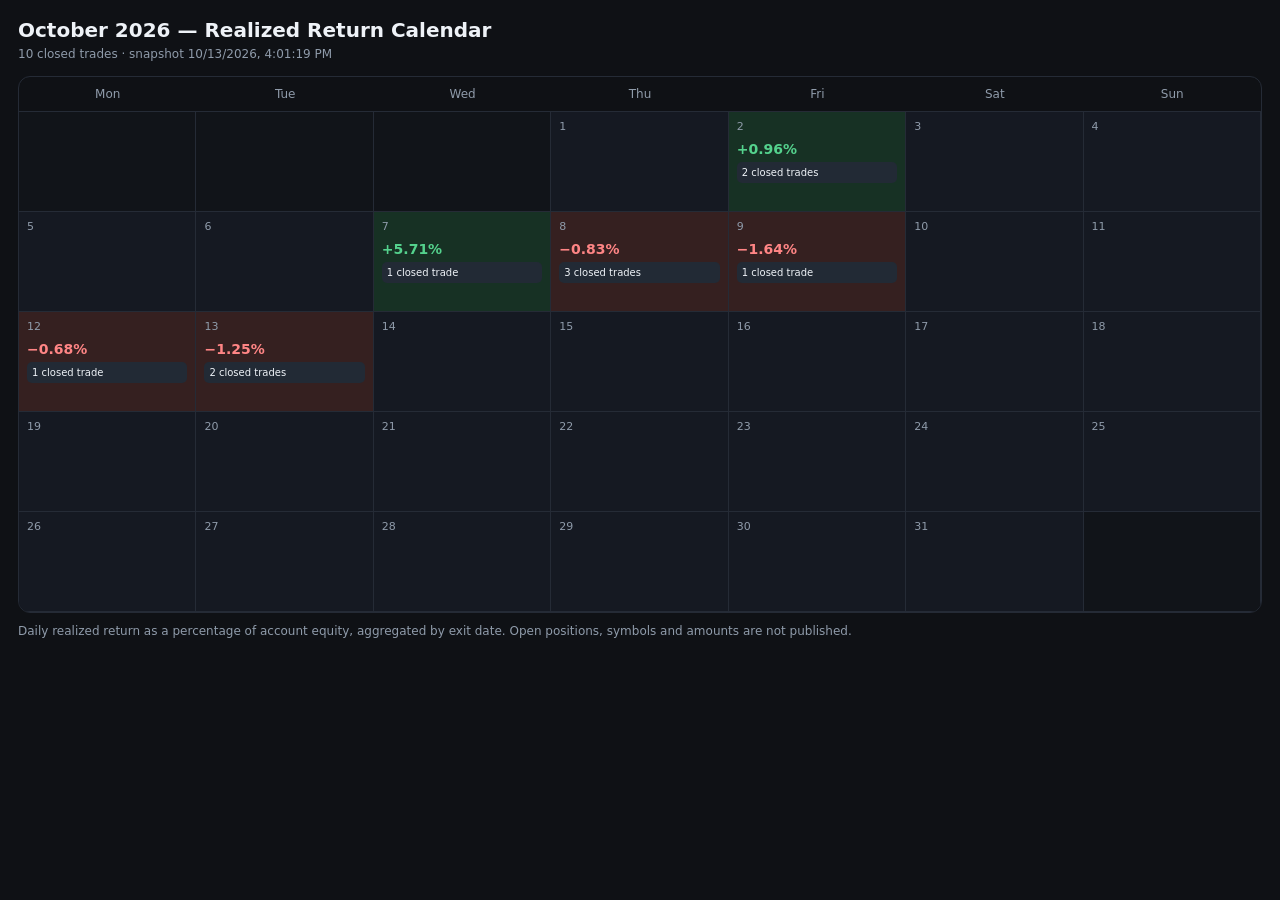
<file: calendar.html>
<!doctype html><html lang="en"><head><meta charset="utf-8"><meta name="viewport" content="width=device-width,initial-scale=1"><title>Realized Return Calendar</title><style>
:root{color-scheme:dark;--bg:#0f1115;--panel:#151922;--border:#252b36;--muted:#8f9baa;--green:#2fb171;--red:#eb6262}*{box-sizing:border-box}body{margin:0;background:var(--bg);color:#eef2f7;font:14px system-ui,sans-serif}.wrap{padding:18px}h1{font-size:20px;margin:0 0 5px}.sub,.footer{color:var(--muted);font-size:12px}.cal{display:grid;grid-template-columns:repeat(7,minmax(0,1fr));border:1px solid var(--border);border-radius:12px;overflow:hidden;margin-top:15px}.dow{text-align:center;padding:10px;font-size:12px;color:var(--muted);border-bottom:1px solid var(--border)}.day{padding:8px;min-height:100px;background:var(--panel);border-right:1px solid var(--border);border-bottom:1px solid var(--border)}.blank{background:#111419}.num{color:var(--muted);font-size:11px}.win{background:#173124}.loss{background:#352020}.total{font-weight:750;margin:8px 0 5px}.win .total{color:#54d28d}.loss .total{color:#ff8585}.trade{display:flex;gap:4px;justify-content:space-between;font-size:10px;margin-top:4px;padding:5px;border-radius:5px;background:#222a35}.footer{margin-top:11px}@media(max-width:650px){.wrap{padding:8px}.day{min-height:86px;padding:4px}.trade{font-size:9px;display:block}.total{font-size:11px}.dow{padding:5px}}
</style></head><body><div class="wrap"><h1 id="title">Realized Return Calendar</h1><div class="sub" id="status">Loading closed-trade performance…</div><div class="cal" id="calendar"></div><div class="footer" id="footer">Daily realized return as a percentage of account equity, aggregated by exit date. Open positions, symbols and amounts are not published.</div></div><script>
(async()=>{const fmt=n=>(n>=0?'+':'−')+Math.abs(n).toFixed(2)+'%',el=document.getElementById('calendar');try{const r=await fetch('data/journal-performance.json?ts='+Date.now(),{cache:'no-store'});if(!r.ok)throw Error('Unable to read journal snapshot');const d=await r.json();if(d.schema!=='public-journal-v2')throw Error('Unexpected journal format');const today=new Date();const ref=d.last_closed_date?new Date(d.last_closed_date+'T12:00:00Z'):today;const year=ref.getUTCFullYear(),month=ref.getUTCMonth();document.getElementById('title').textContent=ref.toLocaleString('en-US',{month:'long',year:'numeric',timeZone:'UTC'})+' — Realized Return Calendar';const add=(tag,cls,txt,parent=el)=>{let x=document.createElement(tag);x.className=cls;if(txt!==undefined)x.textContent=txt;parent.appendChild(x);return x;};['Mon','Tue','Wed','Thu','Fri','Sat','Sun'].forEach(t=>add('div','dow',t));const first=(new Date(Date.UTC(year,month,1)).getUTCDay()+6)%7,count=new Date(Date.UTC(year,month+1,0)).getUTCDate();for(let i=0;i<first;i++)add('div','day blank');for(let day=1;day<=count;day++){const key=year+'-'+String(month+1).padStart(2,'0')+'-'+String(day).padStart(2,'0'),row=d.calendar[key],cell=add('div','day '+(row?(row.return_pct>=0?'win':'loss'):''));add('div','num',day,cell);if(row){add('div','total',fmt(row.return_pct),cell);add('div','trade',row.closed_trades+' closed trade'+(row.closed_trades===1?'':'s'),cell)}}while(el.children.length%7) add('div','day blank');document.getElementById('status').textContent=d.closed_trade_count+' closed trades · '+(d.source_status==='notion_sync'?'last synced ':'snapshot ')+new Date(d.updated_at).toLocaleString();}catch(e){document.getElementById('status').textContent='Sync unavailable: '+e.message;document.getElementById('footer').textContent='Stale calendar deliberately hidden; check GitHub Actions journal sync.'}})();
</script></body></html>
</file>
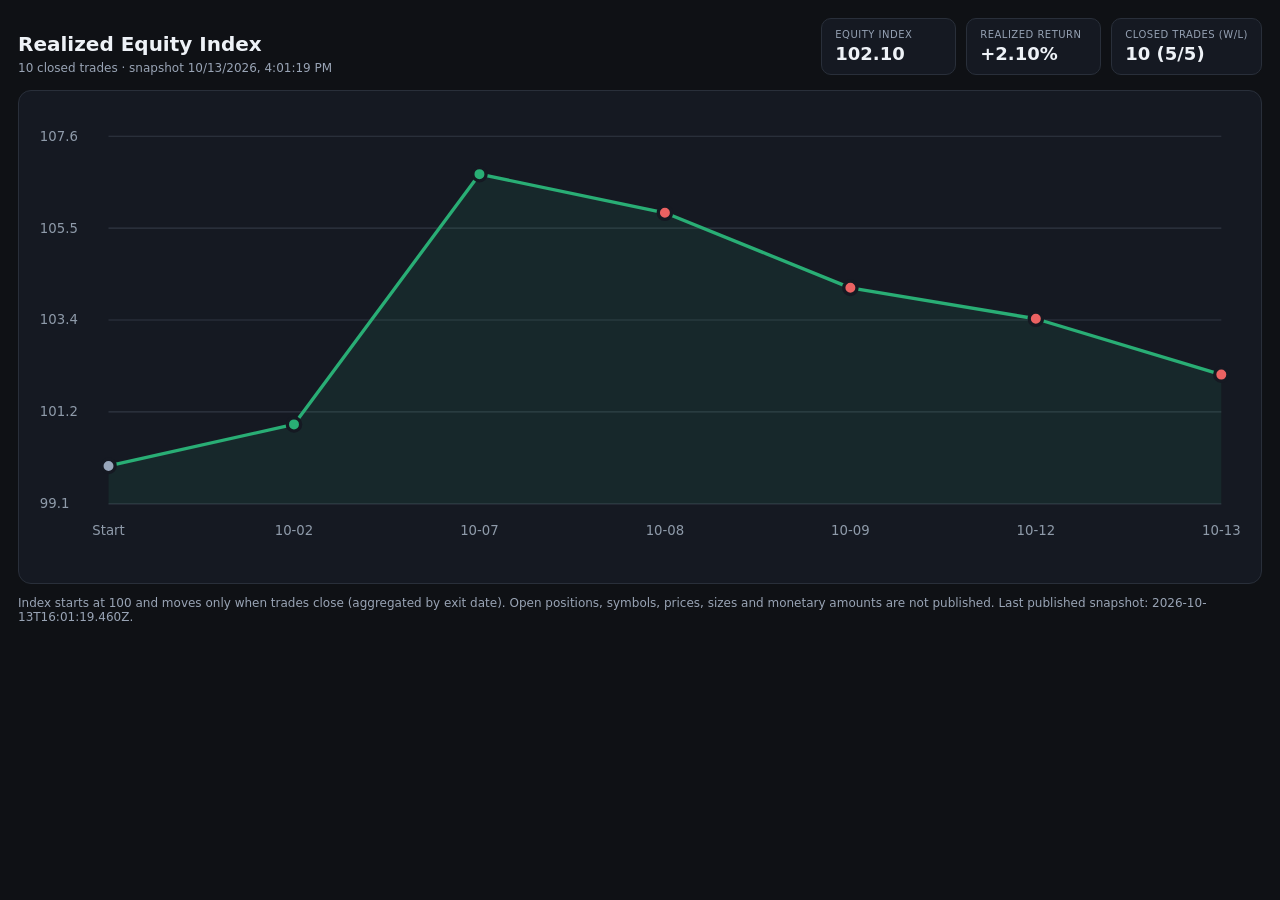
<file: equity.html>
<!doctype html><html lang="en"><head><meta charset="utf-8"><meta name="viewport" content="width=device-width,initial-scale=1"><title>Swing Equity Index</title><style>
:root{color-scheme:dark}*{box-sizing:border-box}body{margin:0;background:#0f1115;color:#eef2f7;font:14px system-ui,sans-serif}.wrap{padding:18px}.head{display:flex;gap:14px;justify-content:space-between;align-items:end;flex-wrap:wrap}h1{font-size:20px;margin:0 0 5px}.sub,.note{color:#99a4b5;font-size:12px}.kpis{display:flex;flex-wrap:wrap;gap:10px}.kpi{border:1px solid #292f3a;background:#151922;padding:10px 13px;border-radius:10px;min-width:135px}.lab{font-size:10px;color:#95a1b3;text-transform:uppercase;letter-spacing:.05em}.val{font-size:18px;font-weight:700;margin-top:3px}.panel{margin-top:15px;background:#151922;border:1px solid #292f3a;border-radius:13px;padding:12px}svg{width:100%;height:auto}.axis{fill:#8f9baa;font-size:12px}.line{fill:none;stroke:#29ae75;stroke-width:3;stroke-linecap:round;stroke-linejoin:round}.grid{stroke:#303742;stroke-width:1}.area{fill:#29ae75;fill-opacity:.1}.node{stroke:#151922;stroke-width:3}.note{margin:12px 0}.err{color:#f18b8b}
</style></head><body><main class="wrap"><div class="head"><div><h1>Realized Equity Index</h1><div id="meta" class="sub">Loading closed-trade performance…</div></div><div class="kpis"><div class="kpi"><div class="lab">Equity index</div><div class="val" id="index">—</div></div><div class="kpi"><div class="lab">Realized return</div><div class="val" id="ret">—</div></div><div class="kpi"><div class="lab">Closed trades (W/L)</div><div class="val" id="count">—</div></div></div></div><section class="panel"><svg id="curve" viewBox="0 0 1100 420" role="img" aria-label="Realized equity index, start equals 100"></svg></section><div class="note" id="note">Index starts at 100 and moves only when trades close (aggregated by exit date). Open positions, symbols, prices, sizes and monetary amounts are not published.</div></main><script>
(async()=>{const $=id=>document.getElementById(id),pct=n=>(n>=0?'+':'−')+Math.abs(Number(n)).toFixed(2)+'%';try{const r=await fetch('data/journal-performance.json?ts='+Date.now(),{cache:'no-store'});if(!r.ok)throw Error('Journal snapshot unavailable ('+r.status+')');const d=await r.json();if(d.schema!=='public-journal-v2')throw Error('Unexpected journal format');const p=d.curve||[];if(p.length<2)throw Error('Missing equity history');$('index').textContent=Number(p.at(-1).index).toFixed(2);$('ret').textContent=pct(d.realized_return_pct);$('count').textContent=d.closed_trade_count+' ('+d.winning_trades+'/'+d.losing_trades+')';$('meta').textContent=d.closed_trade_count+' closed trades · '+(d.source_status==='notion_sync'?'synced ':'snapshot ')+new Date(d.updated_at).toLocaleString();const svg=$('curve'),ns='http://www.w3.org/2000/svg',add=(tag,attrs,text)=>{const el=document.createElementNS(ns,tag);for(const[k,v]of Object.entries(attrs))el.setAttribute(k,v);if(text!==undefined)el.textContent=text;svg.appendChild(el);return el;};let vals=p.map(x=>Number(x.index)),min=Math.min(...vals),max=Math.max(...vals),pad=Math.max(.4,(max-min)*.13);min-=pad;max+=pad;let W=1100,H=420,L=70,R=25,T=30,B=58,x=i=>L+(W-L-R)*i/Math.max(1,p.length-1),y=v=>T+(H-T-B)*(max-v)/(max-min);for(let k=0;k<=4;k++){const val=min+(max-min)*k/4,yy=y(val);add('line',{x1:L,y1:yy,x2:W-R,y2:yy,class:'grid'});add('text',{x:8,y:yy+4,class:'axis'},val.toFixed(1));}let points=p.map((d,i)=>x(i)+','+y(d.index)).join(' ');add('polygon',{points:points+' '+x(p.length-1)+','+(H-B)+' '+x(0)+','+(H-B),class:'area'});add('polyline',{points,class:'line'});const dayRet=day=>Number((d.calendar[day]||{}).return_pct||0);p.forEach((pt,i)=>{const day=pt.date,ret=i?dayRet(day):0;const c=add('circle',{cx:x(i),cy:y(pt.index),r:6,fill:i===0?'#97a5ba':ret<0?'#eb6262':'#29ae75',class:'node'});const tip=document.createElementNS(ns,'title');tip.textContent=day+' · index '+Number(pt.index).toFixed(2)+(i?' · day '+pct(ret):' · start');c.appendChild(tip);if(i===0||i===p.length-1||p.length<=10)add('text',{x:x(i),y:H-30,'text-anchor':'middle',class:'axis'},i===0?'Start':day.slice(5));});$('note').textContent+=' Last published snapshot: '+d.updated_at+'.';}catch(e){$('meta').textContent='Journal sync unavailable';$('meta').className='sub err';$('note').textContent=e.message+' — values deliberately withheld instead of displaying stale figures.';}})();
</script></body></html>
</file>
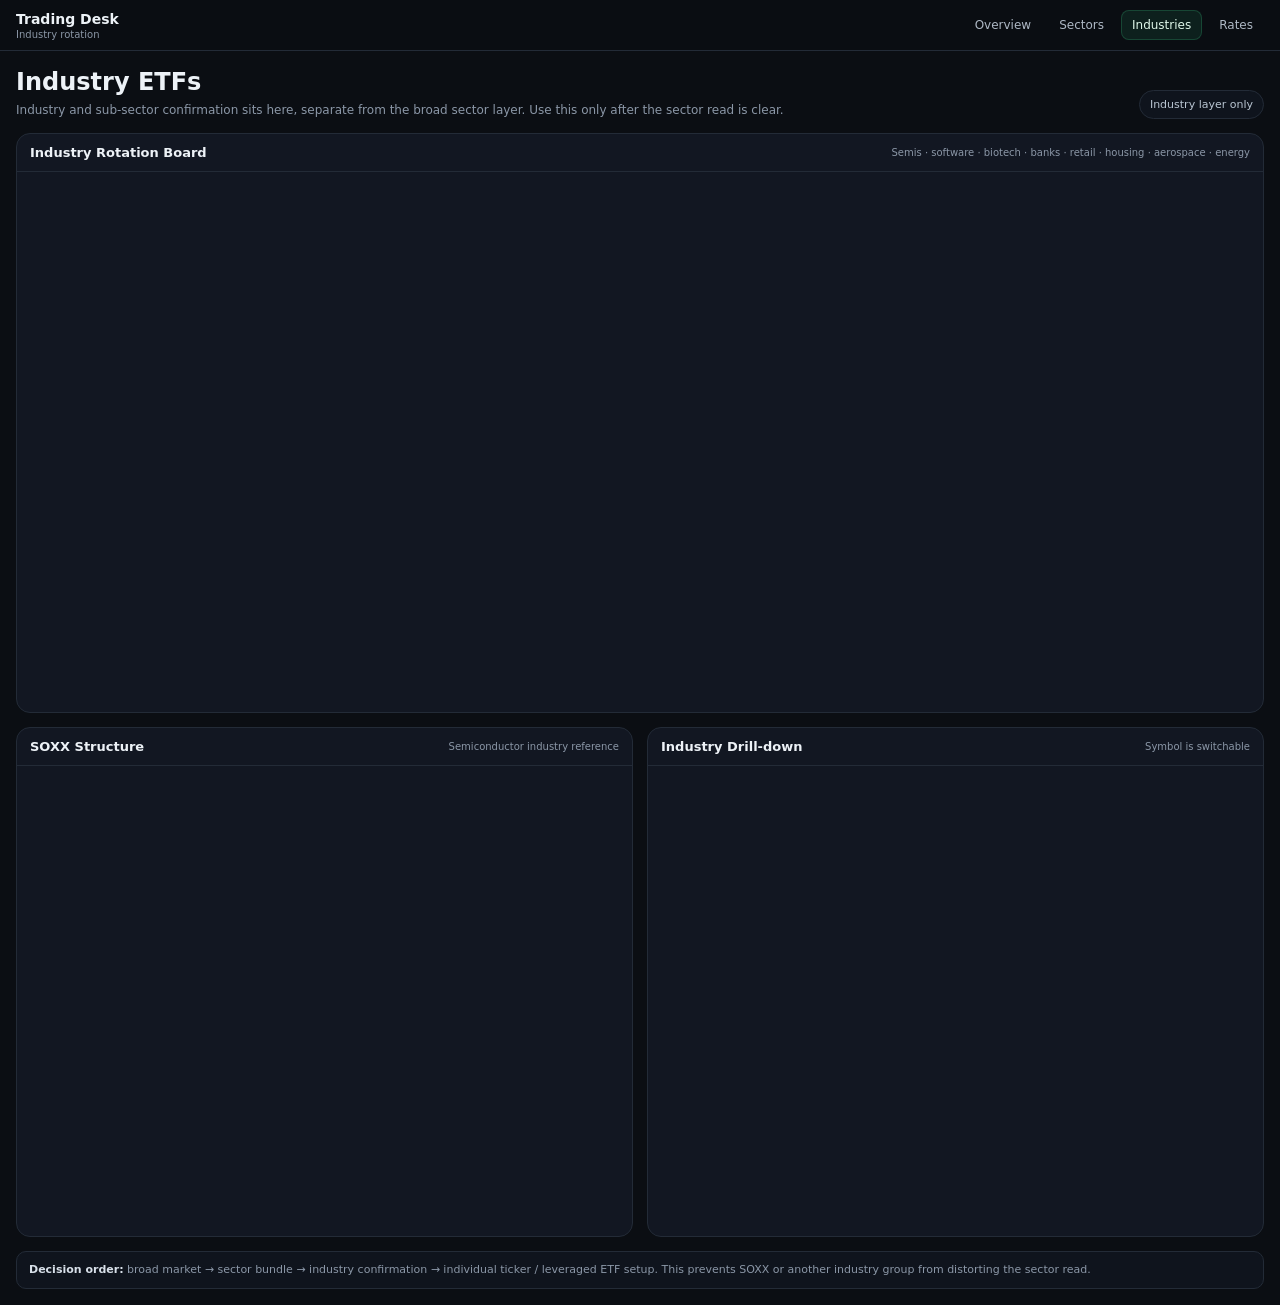
<file: industries.html>
<!doctype html><html lang="en"><head><meta charset="utf-8"><meta name="viewport" content="width=device-width,initial-scale=1"><meta name="color-scheme" content="dark"><title>Industry Rotation</title><link rel="stylesheet" href="dashboard.css"></head><body>
<header class="topbar"><div class="topbar-inner"><div class="brand"><strong>Trading Desk</strong><span>Industry rotation</span></div><nav class="nav"><a href="index.html">Overview</a><a href="sectors.html">Sectors</a><a class="active" href="industries.html">Industries</a><a href="rates.html">Rates</a></nav></div></header>
<main class="wrap shell"><section class="hero"><div><h1>Industry ETFs</h1><p>Industry and sub-sector confirmation sits here, separate from the broad sector layer. Use this only after the sector read is clear.</p></div><div class="pill">Industry layer only</div></section>
<section class="panel"><div class="panel-head"><div class="panel-title">Industry Rotation Board</div><div class="panel-note">Semis · software · biotech · banks · retail · housing · aerospace · energy</div></div><div class="widget-lg"><div class="tradingview-widget-container" style="height:100%;width:100%"><div class="tradingview-widget-container__widget" style="height:100%;width:100%"></div><script type="text/javascript" src="https://s3.tradingview.com/external-embedding/embed-widget-market-overview.js" async>{"colorTheme":"dark","dateRange":"3M","showChart":true,"locale":"en","isTransparent":true,"showSymbolLogo":true,"width":"100%","height":"100%","tabs":[{"title":"Technology","symbols":[{"s":"NASDAQ:SOXX","d":"Semiconductors"},{"s":"AMEX:IGV","d":"Software"}]},{"title":"Cyclicals","symbols":[{"s":"AMEX:XRT","d":"Retail"},{"s":"AMEX:ITB","d":"Homebuilders"},{"s":"AMEX:ITA","d":"Aerospace & Defense"}]},{"title":"Financial / Health","symbols":[{"s":"AMEX:KRE","d":"Regional Banks"},{"s":"AMEX:XBI","d":"Biotech"}]},{"title":"Energy Industries","symbols":[{"s":"AMEX:XOP","d":"Oil & Gas E&P"},{"s":"AMEX:OIH","d":"Oil Services"}]}]}</script></div></div></section>
<div class="grid2"><section class="panel"><div class="panel-head"><div class="panel-title">SOXX Structure</div><div class="panel-note">Semiconductor industry reference</div></div><div class="widget-md"><div class="tradingview-widget-container" style="height:100%;width:100%"><div class="tradingview-widget-container__widget" style="height:100%;width:100%"></div><script type="text/javascript" src="https://s3.tradingview.com/external-embedding/embed-widget-advanced-chart.js" async>{"autosize":true,"symbol":"NASDAQ:SOXX","interval":"60","timezone":"Asia/Singapore","theme":"dark","style":"1","locale":"en","allow_symbol_change":true,"calendar":false}</script></div></div></section><section class="panel"><div class="panel-head"><div class="panel-title">Industry Drill-down</div><div class="panel-note">Symbol is switchable</div></div><div class="widget-md"><div class="tradingview-widget-container" style="height:100%;width:100%"><div class="tradingview-widget-container__widget" style="height:100%;width:100%"></div><script type="text/javascript" src="https://s3.tradingview.com/external-embedding/embed-widget-advanced-chart.js" async>{"autosize":true,"symbol":"AMEX:IGV","interval":"60","timezone":"Asia/Singapore","theme":"dark","style":"1","locale":"en","allow_symbol_change":true,"calendar":false}</script></div></div></section></div>
<div class="hint"><strong>Decision order:</strong> broad market → sector bundle → industry confirmation → individual ticker / leveraged ETF setup. This prevents SOXX or another industry group from distorting the sector read.</div></main></body></html>
</file>
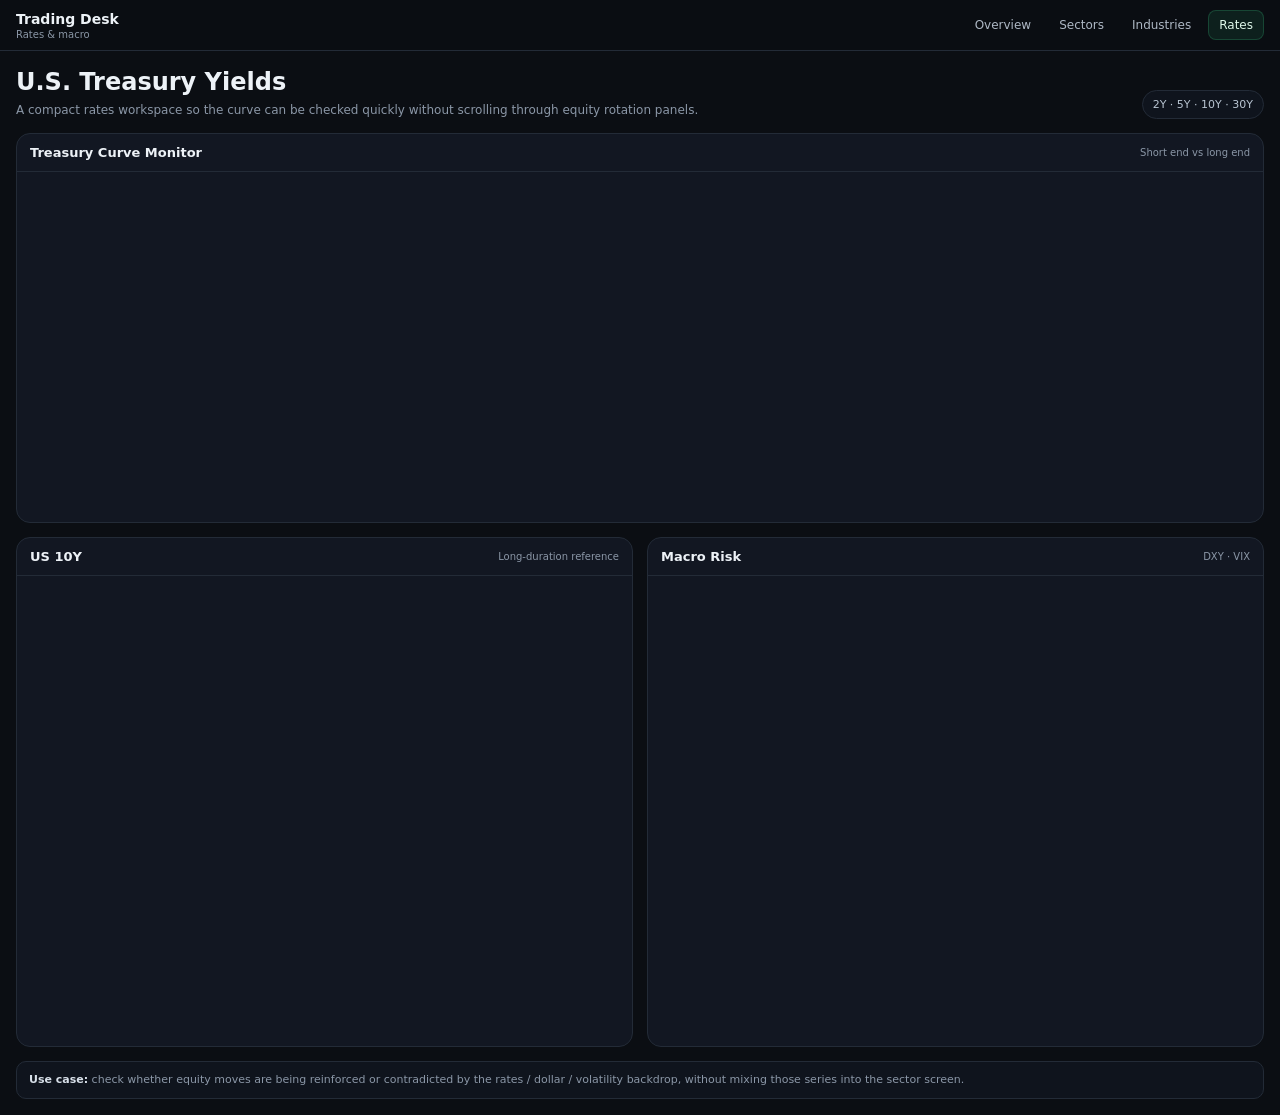
<file: rates.html>
<!doctype html><html lang="en"><head><meta charset="utf-8"><meta name="viewport" content="width=device-width,initial-scale=1"><meta name="color-scheme" content="dark"><title>Rates & Macro</title><link rel="stylesheet" href="dashboard.css"></head><body>
<header class="topbar"><div class="topbar-inner"><div class="brand"><strong>Trading Desk</strong><span>Rates & macro</span></div><nav class="nav"><a href="index.html">Overview</a><a href="sectors.html">Sectors</a><a href="industries.html">Industries</a><a class="active" href="rates.html">Rates</a></nav></div></header>
<main class="wrap shell"><section class="hero"><div><h1>U.S. Treasury Yields</h1><p>A compact rates workspace so the curve can be checked quickly without scrolling through equity rotation panels.</p></div><div class="pill">2Y · 5Y · 10Y · 30Y</div></section>
<section class="panel"><div class="panel-head"><div class="panel-title">Treasury Curve Monitor</div><div class="panel-note">Short end vs long end</div></div><div class="widget-sm"><div class="tradingview-widget-container" style="height:100%;width:100%"><div class="tradingview-widget-container__widget" style="height:100%;width:100%"></div><script type="text/javascript" src="https://s3.tradingview.com/external-embedding/embed-widget-market-overview.js" async>{"colorTheme":"dark","dateRange":"1M","showChart":true,"locale":"en","isTransparent":true,"showSymbolLogo":false,"width":"100%","height":"100%","tabs":[{"title":"US Treasury Yields","symbols":[{"s":"TVC:US02Y","d":"2Y"},{"s":"TVC:US05Y","d":"5Y"},{"s":"TVC:US10Y","d":"10Y"},{"s":"TVC:US30Y","d":"30Y"}]}]}</script></div></div></section>
<div class="grid2"><section class="panel"><div class="panel-head"><div class="panel-title">US 10Y</div><div class="panel-note">Long-duration reference</div></div><div class="widget-md"><div class="tradingview-widget-container" style="height:100%;width:100%"><div class="tradingview-widget-container__widget" style="height:100%;width:100%"></div><script type="text/javascript" src="https://s3.tradingview.com/external-embedding/embed-widget-advanced-chart.js" async>{"autosize":true,"symbol":"TVC:US10Y","interval":"60","timezone":"Asia/Singapore","theme":"dark","style":"1","locale":"en","allow_symbol_change":true,"calendar":false}</script></div></div></section><section class="panel"><div class="panel-head"><div class="panel-title">Macro Risk</div><div class="panel-note">DXY · VIX</div></div><div class="widget-md"><div class="tradingview-widget-container" style="height:100%;width:100%"><div class="tradingview-widget-container__widget" style="height:100%;width:100%"></div><script type="text/javascript" src="https://s3.tradingview.com/external-embedding/embed-widget-market-overview.js" async>{"colorTheme":"dark","dateRange":"1M","showChart":true,"locale":"en","isTransparent":true,"showSymbolLogo":false,"width":"100%","height":"100%","tabs":[{"title":"Macro Risk","symbols":[{"s":"TVC:DXY","d":"US Dollar Index"},{"s":"CBOE:VIX","d":"VIX"}]}]}</script></div></div></section></div>
<div class="hint"><strong>Use case:</strong> check whether equity moves are being reinforced or contradicted by the rates / dollar / volatility backdrop, without mixing those series into the sector screen.</div></main></body></html>
</file>
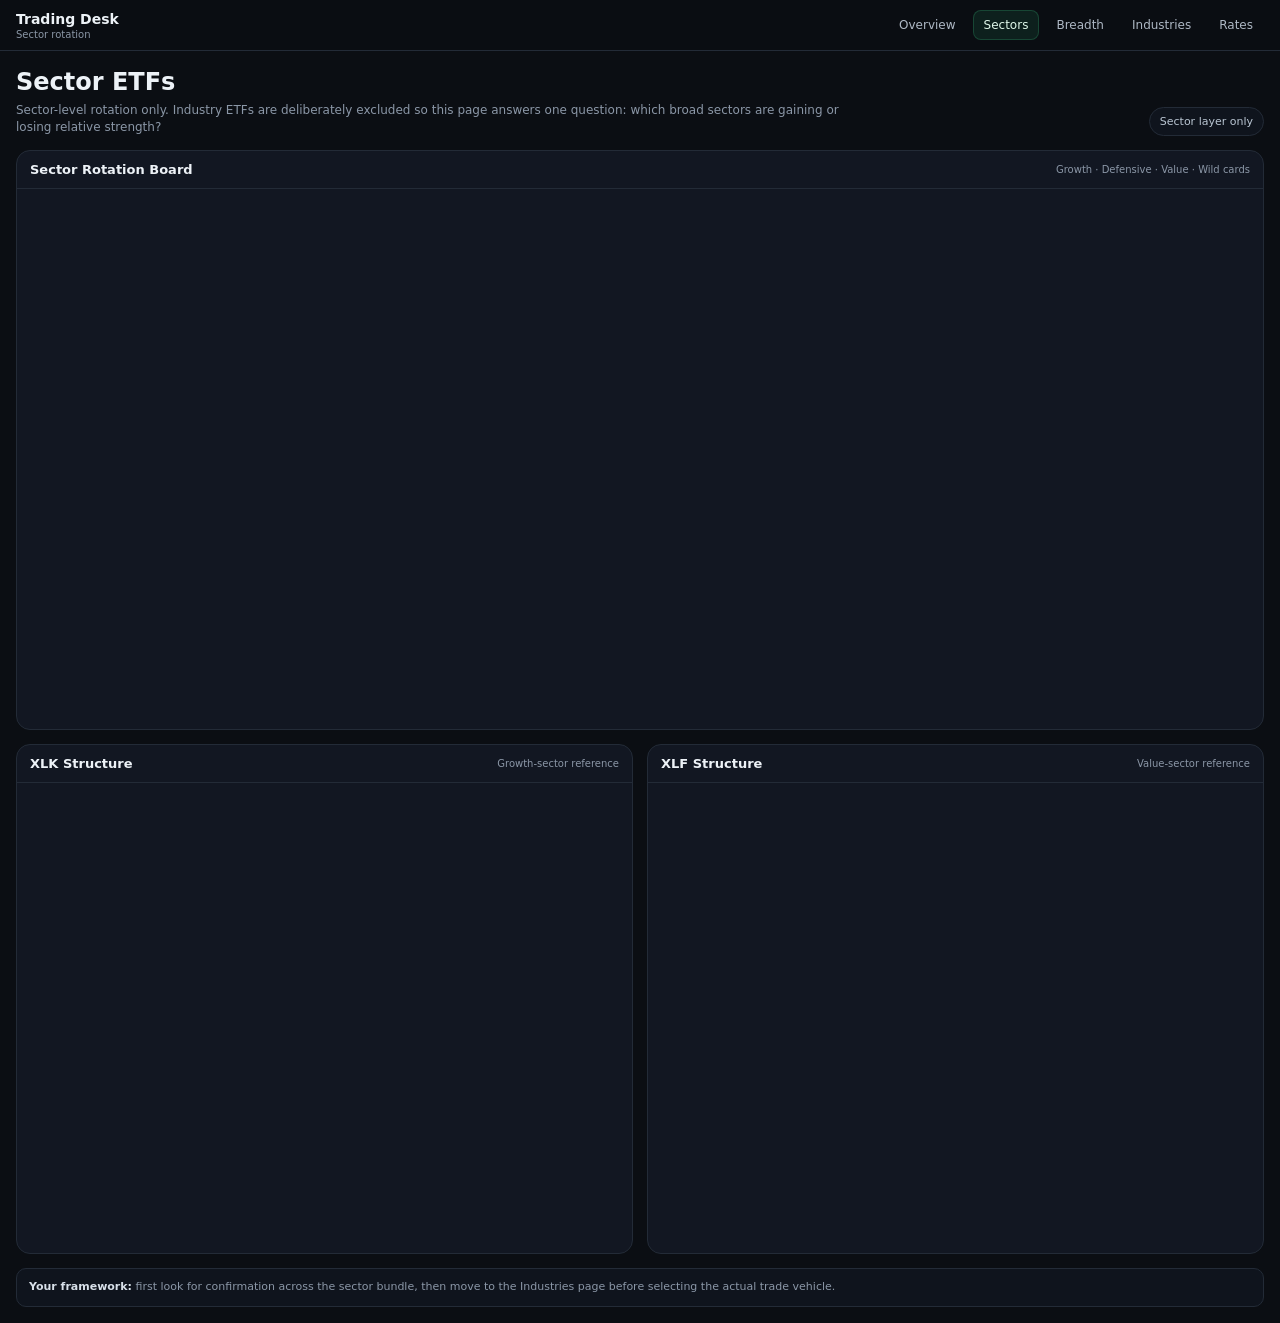
<file: sectors.html>
<!doctype html><html lang="en"><head><meta charset="utf-8"><meta name="viewport" content="width=device-width,initial-scale=1"><meta name="color-scheme" content="dark"><title>Sector Rotation</title><link rel="stylesheet" href="dashboard.css"></head><body>
<header class="topbar"><div class="topbar-inner"><div class="brand"><strong>Trading Desk</strong><span>Sector rotation</span></div><nav class="nav"><a href="index.html">Overview</a><a class="active" href="sectors.html">Sectors</a><a href="sector-breadth.html">Breadth</a><a href="industries.html">Industries</a><a href="rates.html">Rates</a></nav></div></header>
<main class="wrap shell"><section class="hero"><div><h1>Sector ETFs</h1><p>Sector-level rotation only. Industry ETFs are deliberately excluded so this page answers one question: which broad sectors are gaining or losing relative strength?</p></div><div class="pill">Sector layer only</div></section>
<section class="panel"><div class="panel-head"><div class="panel-title">Sector Rotation Board</div><div class="panel-note">Growth · Defensive · Value · Wild cards</div></div><div class="widget-lg"><div class="tradingview-widget-container" style="height:100%;width:100%"><div class="tradingview-widget-container__widget" style="height:100%;width:100%"></div><script type="text/javascript" src="https://s3.tradingview.com/external-embedding/embed-widget-market-overview.js" async>{"colorTheme":"dark","dateRange":"3M","showChart":true,"locale":"en","isTransparent":true,"showSymbolLogo":true,"width":"100%","height":"100%","tabs":[{"title":"Growth","symbols":[{"s":"AMEX:XLK","d":"Technology"},{"s":"AMEX:XLY","d":"Consumer Discretionary"},{"s":"AMEX:XLC","d":"Communication Services"}]},{"title":"Defensive","symbols":[{"s":"AMEX:XLU","d":"Utilities"},{"s":"AMEX:XLRE","d":"Real Estate"},{"s":"AMEX:XLP","d":"Consumer Staples"}]},{"title":"Value","symbols":[{"s":"AMEX:XLI","d":"Industrials"},{"s":"AMEX:XLB","d":"Materials"},{"s":"AMEX:XLF","d":"Financials"}]},{"title":"Wild Cards","symbols":[{"s":"AMEX:XLV","d":"Health Care"},{"s":"AMEX:XLE","d":"Energy"}]}]}</script></div></div></section>
<div class="grid2"><section class="panel"><div class="panel-head"><div class="panel-title">XLK Structure</div><div class="panel-note">Growth-sector reference</div></div><div class="widget-md"><div class="tradingview-widget-container" style="height:100%;width:100%"><div class="tradingview-widget-container__widget" style="height:100%;width:100%"></div><script type="text/javascript" src="https://s3.tradingview.com/external-embedding/embed-widget-advanced-chart.js" async>{"autosize":true,"symbol":"AMEX:XLK","interval":"60","timezone":"Asia/Singapore","theme":"dark","style":"1","locale":"en","allow_symbol_change":true,"calendar":false}</script></div></div></section><section class="panel"><div class="panel-head"><div class="panel-title">XLF Structure</div><div class="panel-note">Value-sector reference</div></div><div class="widget-md"><div class="tradingview-widget-container" style="height:100%;width:100%"><div class="tradingview-widget-container__widget" style="height:100%;width:100%"></div><script type="text/javascript" src="https://s3.tradingview.com/external-embedding/embed-widget-advanced-chart.js" async>{"autosize":true,"symbol":"AMEX:XLF","interval":"60","timezone":"Asia/Singapore","theme":"dark","style":"1","locale":"en","allow_symbol_change":true,"calendar":false}</script></div></div></section></div>
<div class="hint"><strong>Your framework:</strong> first look for confirmation across the sector bundle, then move to the Industries page before selecting the actual trade vehicle.</div></main></body></html>
</file>
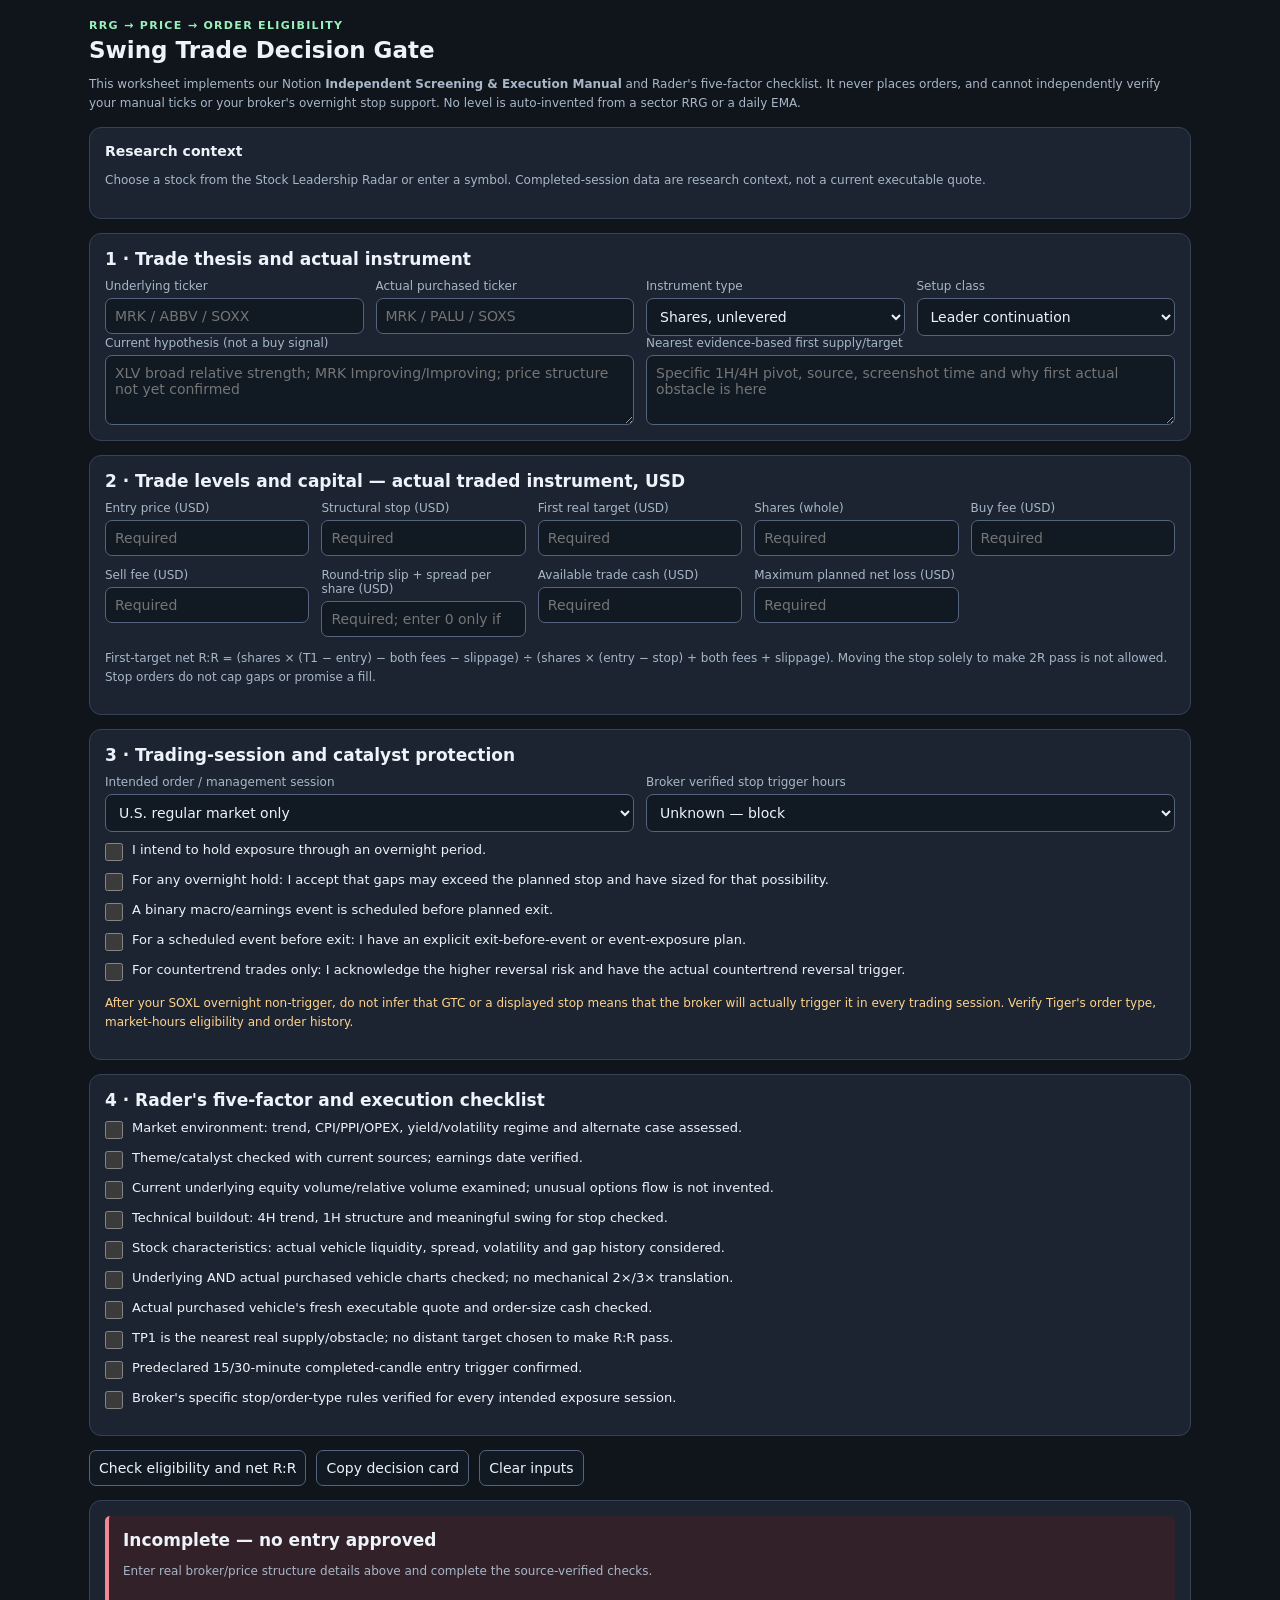
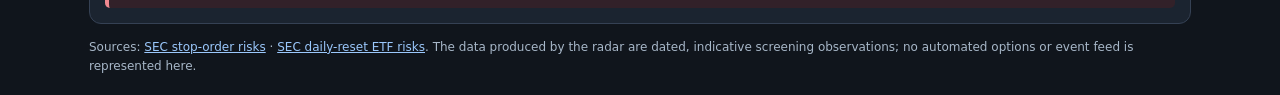
<file: trade-gate.html>
<!doctype html><html lang="en"><head><meta charset="utf-8"><meta name="viewport" content="width=device-width,initial-scale=1"><title>Swing Trade Decision Gate</title><style>
:root{color-scheme:dark;--bg:#10151c;--panel:#1b2430;--edge:#354154;--txt:#eef3fa;--dim:#a7b7c8;--danger:#f08991;--green:#9af0bb}*{box-sizing:border-box}
body{background:var(--bg);color:var(--txt);font:14px system-ui,sans-serif;margin:0}main{margin:auto;max-width:1140px;padding:19px}h1{font-size:23px;margin:5px 0}h2{font-size:17px;margin:0 0 10px}.note{font-size:12px;line-height:1.6;color:var(--dim)}.kicker{font-size:11px;letter-spacing:.12em;text-transform:uppercase;color:var(--green);font-weight:bold}.card{background:var(--panel);border:1px solid var(--edge);padding:15px;margin:14px 0;border-radius:12px}.cols{display:grid;grid-template-columns:repeat(auto-fit,minmax(200px,1fr));gap:12px}label{display:flex;flex-direction:column;gap:5px;font-size:12px;color:var(--dim)}input,select,textarea,button{background:#111923;color:var(--txt);border:1px solid #53647c;border-radius:7px;font:14px system-ui,sans-serif;padding:9px;width:100%}textarea{min-height:70px}label.check{flex-direction:row;align-items:flex-start;gap:9px;margin:10px 0;font-size:13px;color:var(--txt)}.check input{width:18px;min-width:18px;height:18px;margin:1px 0}.readout{border-left:4px solid var(--danger);background:#322129;padding:14px;border-radius:5px}.readout.ok{border-color:var(--green);background:#123324}.readout h2{font-size:17px}.stats{display:grid;grid-template-columns:repeat(auto-fit,minmax(130px,1fr));gap:8px;margin:10px 0}.stat{border:1px solid #475064;padding:8px;border-radius:7px;font-size:12px}.stat strong{display:block;margin-top:4px;font-size:17px}.row{display:flex;flex-wrap:wrap;gap:10px;align-items:center}button{cursor:pointer;width:auto}a{color:#9bc8fc}.warning{color:#ffd28d}ul{line-height:1.55;padding-left:20px}details{margin:10px 0}summary{cursor:pointer;font-weight:600}
</style></head><body><main><div class="kicker">RRG → Price → Order eligibility</div><h1>Swing Trade Decision Gate</h1><p class="note">This worksheet implements our Notion <b>Independent Screening & Execution Manual</b> and Rader's five-factor checklist. It never places orders, and cannot independently verify your manual ticks or your broker's overnight stop support. No level is auto-invented from a sector RRG or a daily EMA.</p>
<div id="context" class="card"><b>Research context</b><p class="note" id="contextStatus">Choose a stock from the Stock Leadership Radar or enter a symbol. Completed-session data are research context, not a current executable quote.</p></div>
<form id="plan" novalidate><section class="card"><h2>1 · Trade thesis and actual instrument</h2>
<div class="cols"><label>Underlying ticker<input id="ticker" placeholder="MRK / ABBV / SOXX"></label><label>Actual purchased ticker<input id="vehicle" placeholder="MRK / PALU / SOXS"></label><label>Instrument type<select id="vehicleType"><option value="stock">Shares, unlevered</option><option value="leveragedETF">Daily leveraged long ETF</option><option value="inverseETF">Daily inverse ETF purchased long</option></select></label><label>Setup class<select id="setupType"><option value="leader">Leader continuation</option><option value="recovery">Lagging → Improving rotation</option><option value="failed-retest">Failed retest / bearish underlying</option><option value="countertrend">Countertrend rebound (higher risk)</option></select></label></div>
<div class="cols"><label>Current hypothesis (not a buy signal)<textarea id="hypothesis" placeholder="XLV broad relative strength; MRK Improving/Improving; price structure not yet confirmed"></textarea></label><label>Nearest evidence-based first supply/target<textarea id="evidence" placeholder="Specific 1H/4H pivot, source, screenshot time and why first actual obstacle is here"></textarea></label></div>
</section><section class="card"><h2>2 · Trade levels and capital — actual traded instrument, USD</h2><div class="cols">
<label>Entry price (USD)<input id="entry" type="number" min="0" step="any" placeholder="Required"></label>
<label>Structural stop (USD)<input id="stop" type="number" min="0" step="any" placeholder="Required"></label>
<label>First real target (USD)<input id="target1" type="number" min="0" step="any" placeholder="Required"></label>
<label>Shares (whole)<input id="quantity" type="number" min="1" step="1" placeholder="Required"></label>
<label>Buy fee (USD)<input id="entryFee" type="number" min="0" step="any" placeholder="Required"></label>
<label>Sell fee (USD)<input id="exitFee" type="number" min="0" step="any" placeholder="Required"></label>
<label>Round-trip slip + spread per share (USD)<input id="roundTripSlipPerShare" type="number" min="0" step="any" placeholder="Required; enter 0 only if justified"></label>
<label>Available trade cash (USD)<input id="cashUSD" type="number" min="0" step="any" placeholder="Required"></label>
<label>Maximum planned net loss (USD)<input id="maxLossUSD" type="number" min="0" step="any" placeholder="Required"></label>
</div><p class="note">First-target net R:R = (shares × (T1 − entry) − both fees − slippage) ÷ (shares × (entry − stop) + both fees + slippage). Moving the stop solely to make 2R pass is not allowed. Stop orders do not cap gaps or promise a fill.</p></section>
<section class="card"><h2>3 · Trading-session and catalyst protection</h2><div class="cols">
<label>Intended order / management session<select id="plannedSession"><option value="RTH">U.S. regular market only</option><option value="extended">Premarket / after-hours</option><option value="overnight">Overnight (broker-supported session)</option></select></label>
<label>Broker verified stop trigger hours<select id="stopCoverage"><option value="unknown">Unknown — block</option><option value="RTH-only">Regular hours only</option><option value="all-planned-hours">Verified for all intended trading/holding hours</option></select></label></div>
<label class="check"><input type="checkbox" id="overnightHold">I intend to hold exposure through an overnight period.</label>
<label class="check"><input type="checkbox" id="gapRiskAccepted">For any overnight hold: I accept that gaps may exceed the planned stop and have sized for that possibility.</label>
<label class="check"><input type="checkbox" id="eventBeforeExit">A binary macro/earnings event is scheduled before planned exit.</label>
<label class="check"><input type="checkbox" id="eventRiskPlanVerified">For a scheduled event before exit: I have an explicit exit-before-event or event-exposure plan.</label>
<label class="check"><input type="checkbox" id="countertrendRiskAccepted">For countertrend trades only: I acknowledge the higher reversal risk and have the actual countertrend reversal trigger.</label>
<p class="note warning">After your SOXL overnight non-trigger, do not infer that GTC or a displayed stop means that the broker will actually trigger it in every trading session. Verify Tiger's order type, market-hours eligibility and order history.</p>
</section><section class="card"><h2>4 · Rader's five-factor and execution checklist</h2>
<label class="check"><input type="checkbox" id="marketRegimeChecked">Market environment: trend, CPI/PPI/OPEX, yield/volatility regime and alternate case assessed.</label>
<label class="check"><input type="checkbox" id="catalystChecked">Theme/catalyst checked with current sources; earnings date verified.</label>
<label class="check"><input type="checkbox" id="relativeVolumeChecked">Current underlying equity volume/relative volume examined; unusual options flow is not invented.</label>
<label class="check"><input type="checkbox" id="pivotVerified">Technical buildout: 4H trend, 1H structure and meaningful swing for stop checked.</label>
<label class="check"><input type="checkbox" id="liquidityChecked">Stock characteristics: actual vehicle liquidity, spread, volatility and gap history considered.</label>
<label class="check"><input type="checkbox" id="underlyingChecked">Underlying AND actual purchased vehicle charts checked; no mechanical 2×/3× translation.</label>
<label class="check"><input type="checkbox" id="quoteChecked">Actual purchased vehicle's fresh executable quote and order-size cash checked.</label>
<label class="check"><input type="checkbox" id="firstTargetVerified">TP1 is the nearest real supply/obstacle; no distant target chosen to make R:R pass.</label>
<label class="check"><input type="checkbox" id="triggerConfirmed">Predeclared 15/30-minute completed-candle entry trigger confirmed.</label>
<label class="check"><input type="checkbox" id="stopEligibilityVerified">Broker's specific stop/order-type rules verified for every intended exposure session.</label>
</section><div class="row"><button type="submit">Check eligibility and net R:R</button><button type="button" id="copy">Copy decision card</button><button type="reset" id="reset">Clear inputs</button></div></form>
<section id="out" class="card"><div id="result" class="readout"><h2>Incomplete — no entry approved</h2><p class="note">Enter real broker/price structure details above and complete the source-verified checks.</p></div></section>
<div class="note">Sources: <a href="https://www.investor.gov/introduction-investing/general-resources/news-alerts/alerts-bulletins/investor-bulletins-15">SEC stop-order risks</a> · <a href="https://www.investor.gov/introduction-investing/general-resources/news-alerts/alerts-bulletins/investor-alerts/sec">SEC daily-reset ETF risks</a>. The data produced by the radar are dated, indicative screening observations; no automated options or event feed is represented here.</div>
</main><script src="trade-gate.js"></script><script>
const $=id=>document.getElementById(id),numberIds=["entry","stop","target1","quantity","entryFee","exitFee","roundTripSlipPerShare","cashUSD","maxLossUSD"];
const boolIds=[...SwingExecutionGate.REQUIRED,"overnightHold","gapRiskAccepted","eventBeforeExit","eventRiskPlanVerified","countertrendRiskAccepted"];
let report="",context="";
function state(){
 const v={vehicleType:$("vehicleType").value,setupType:$("setupType").value,plannedSession:$("plannedSession").value,stopCoverage:$("stopCoverage").value};
 for(const k of numberIds){const val=$(k).value.trim();v[k]=val===""?NaN:Number(val)}
 for(const k of boolIds)v[k]=$(k).checked;
 return v;
}
function render(){
 const v=state(),res=SwingExecutionGate.evaluate(v),c=res.calculations;
 const ok=res.status.startsWith("CONDITIONALLY");
 const f=n=>n==null?"—":"$"+Number(n).toFixed(2);
 let html="<h2>"+res.status+"</h2>";
 if(c)html+='<div class="stats">'+[["Cash required",f(c.cashNeeded)],["Net planned risk",f(c.netRisk)],["Net first target",f(c.netReward)],["First-target R:R",String(c.netRR)+"R"],["Fees + slippage",f(c.fees+c.roundTripSlip)]].map(a=>'<div class="stat">'+a[0]+'<strong>'+a[1]+'</strong></div>').join("")+'</div>';
 if(res.errors.length)html+="<p><b>Do not trade until resolved:</b></p><ul>"+res.errors.map(e=>"<li>"+e+"</li>").join("")+"</ul>";
 if(ok)html+='<p>This is only a <b>self-attested candidate</b>. Verify actual quote, broker conditions, screenshot levels and risk limits again immediately before an order. No order is placed here.</p>';
 $("result").className="readout"+(ok?" ok":"");$("result").innerHTML=html;
 report=["Trade decision: "+res.status,"Underlying: "+$("ticker").value.toUpperCase(),"Purchased: "+$("vehicle").value.toUpperCase(),"Type: "+v.vehicleType,"Setup: "+v.setupType,"Quote / entry / stop / TP1: "+[v.entry,v.stop,v.target1].join(" / "),"Shares: "+v.quantity,"Fee+slippage: "+(c?f(c.fees+c.roundTripSlip):"N/A"),"Estimated net risk: "+(c?f(c.netRisk):"N/A"),"Estimated TP1 net reward: "+(c?f(c.netReward):"N/A"),"Net R:R: "+(c?c.netRR+"R":"N/A"),"Intended session: "+v.plannedSession,"Stop coverage: "+v.stopCoverage,"Research context: "+context,"Thesis: "+$("hypothesis").value,"Nearest target evidence: "+$("evidence").value,"Unresolved: "+res.errors.join("; "),"No orders placed"].join("\n");
}
async function prefillResearch(){
 const qs=new URLSearchParams(location.search);const ticker=(qs.get("ticker")||"").toUpperCase(),sector=(qs.get("sector")||"").toUpperCase();
 if(ticker)$("ticker").value=ticker;if(ticker)$("vehicle").value=ticker;
 if(!/^[A-Z]{2,5}$/.test(sector)||!/^[A-Z0-9.-]{1,10}$/.test(ticker))return;
 try{const t=Date.now(),[a,b]=await Promise.all([fetch("data/rrg-core.json?"+t,{cache:"no-store"}),fetch("data/stocks/"+sector+".json?"+t,{cache:"no-store"})]);if(!a.ok||!b.ok)throw Error("Missing sector data");const core=await a.json(),data=await b.json();if(core.generated_at!==data.generated_at||!core.universes.stock_members[sector].includes(ticker))throw Error("Snapshot or membership mismatch");const d=data.timeframes["1D"].price_context[ticker];if(!d)throw Error("No price context");context=ticker+" / "+sector+"; 1D completed "+d.session+", raw close $"+d.close+", EMA10 $"+d.ema10+", EMA20 $"+d.ema20+", close-only state "+d.state;$("contextStatus").textContent=context+". This is NOT a live price, a stop, or an order target."; }catch(e){context="RESEARCH NOT VERIFIED: "+e.message;$("contextStatus").textContent=context;}
}
$("plan").addEventListener("submit",e=>{e.preventDefault();render()});$("copy").addEventListener("click",()=>{render();if(navigator.clipboard)navigator.clipboard.writeText(report).then(()=>$("copy").textContent="Copied decision card").catch(()=>$("copy").textContent="Copy unavailable");});$("plan").addEventListener("reset",()=>{setTimeout(render,0)});prefillResearch();
</script></body></html>
</file>
<file: dashboard.css>
:root{
  --bg:#0b0e13;--panel:#121722;--panel2:#0f141d;--border:#232b37;
  --text:#edf2f7;--muted:#8b97a7;--accent:#2faa75;--accentSoft:rgba(47,170,117,.12);
  --red:#e35d6a;--amber:#d5a544;
}
*{box-sizing:border-box}
html,body{margin:0;background:var(--bg);color:var(--text);font-family:Inter,ui-sans-serif,system-ui,-apple-system,BlinkMacSystemFont,"Segoe UI",sans-serif}
a{color:inherit;text-decoration:none}
.wrap{max-width:1480px;margin:0 auto;padding:16px}
.shell{display:flex;flex-direction:column;gap:14px}
.topbar{position:sticky;top:0;z-index:20;background:rgba(11,14,19,.94);backdrop-filter:blur(10px);border-bottom:1px solid var(--border)}
.topbar-inner{max-width:1480px;margin:0 auto;padding:10px 16px;display:flex;gap:14px;align-items:center;justify-content:space-between}
.brand{display:flex;flex-direction:column;min-width:190px}.brand strong{font-size:14px}.brand span{font-size:10px;color:var(--muted);margin-top:2px}
.nav{display:flex;gap:6px;flex-wrap:wrap;justify-content:flex-end}.nav a{font-size:12px;color:#aeb8c5;padding:7px 10px;border-radius:8px;border:1px solid transparent}.nav a:hover{background:#151b25;color:#fff}.nav a.active{background:var(--accentSoft);border-color:rgba(47,170,117,.28);color:#dff7ea}
.hero{display:flex;justify-content:space-between;align-items:flex-end;gap:16px;flex-wrap:wrap;padding-top:2px}.hero h1{font-size:24px;line-height:1.15;margin:0 0 5px}.hero p{margin:0;color:var(--muted);font-size:12px;max-width:850px;line-height:1.45}.pill{font-size:11px;color:#b9c5d2;border:1px solid var(--border);background:var(--panel2);border-radius:999px;padding:7px 10px}
.cards{display:grid;grid-template-columns:repeat(3,minmax(0,1fr));gap:10px}.card{background:var(--panel);border:1px solid var(--border);border-radius:12px;padding:12px;min-height:90px;transition:.15s ease}.card:hover{border-color:#354151;transform:translateY(-1px)}.card .eyebrow{font-size:10px;letter-spacing:.07em;text-transform:uppercase;color:var(--muted)}.card h3{font-size:14px;margin:5px 0 4px}.card p{font-size:11px;line-height:1.4;color:var(--muted);margin:0}.card .go{display:inline-block;margin-top:8px;font-size:11px;color:#cfeedd}
.panel{background:var(--panel);border:1px solid var(--border);border-radius:14px;overflow:hidden}.panel-head{padding:11px 13px;border-bottom:1px solid var(--border);display:flex;justify-content:space-between;gap:12px;align-items:center}.panel-title{font-size:13px;font-weight:720}.panel-note{font-size:10px;color:var(--muted);text-align:right}.widget-lg{height:540px}.widget-md{height:470px}.widget-sm{height:350px}.grid2{display:grid;grid-template-columns:1fr 1fr;gap:14px}.hint{font-size:11px;line-height:1.5;color:var(--muted);padding:10px 12px;background:var(--panel2);border:1px solid var(--border);border-radius:10px}.hint strong{color:#d8e0e9}.footer{font-size:10px;color:var(--muted);padding:2px 2px 10px;line-height:1.5}
@media(max-width:900px){.grid2,.cards{grid-template-columns:1fr}.widget-lg{height:610px}.widget-md{height:450px}.widget-sm{height:390px}.topbar-inner{align-items:flex-start;flex-direction:column}.nav{justify-content:flex-start}.panel-note{text-align:left}.panel-head{align-items:flex-start;flex-direction:column}}
</file>
